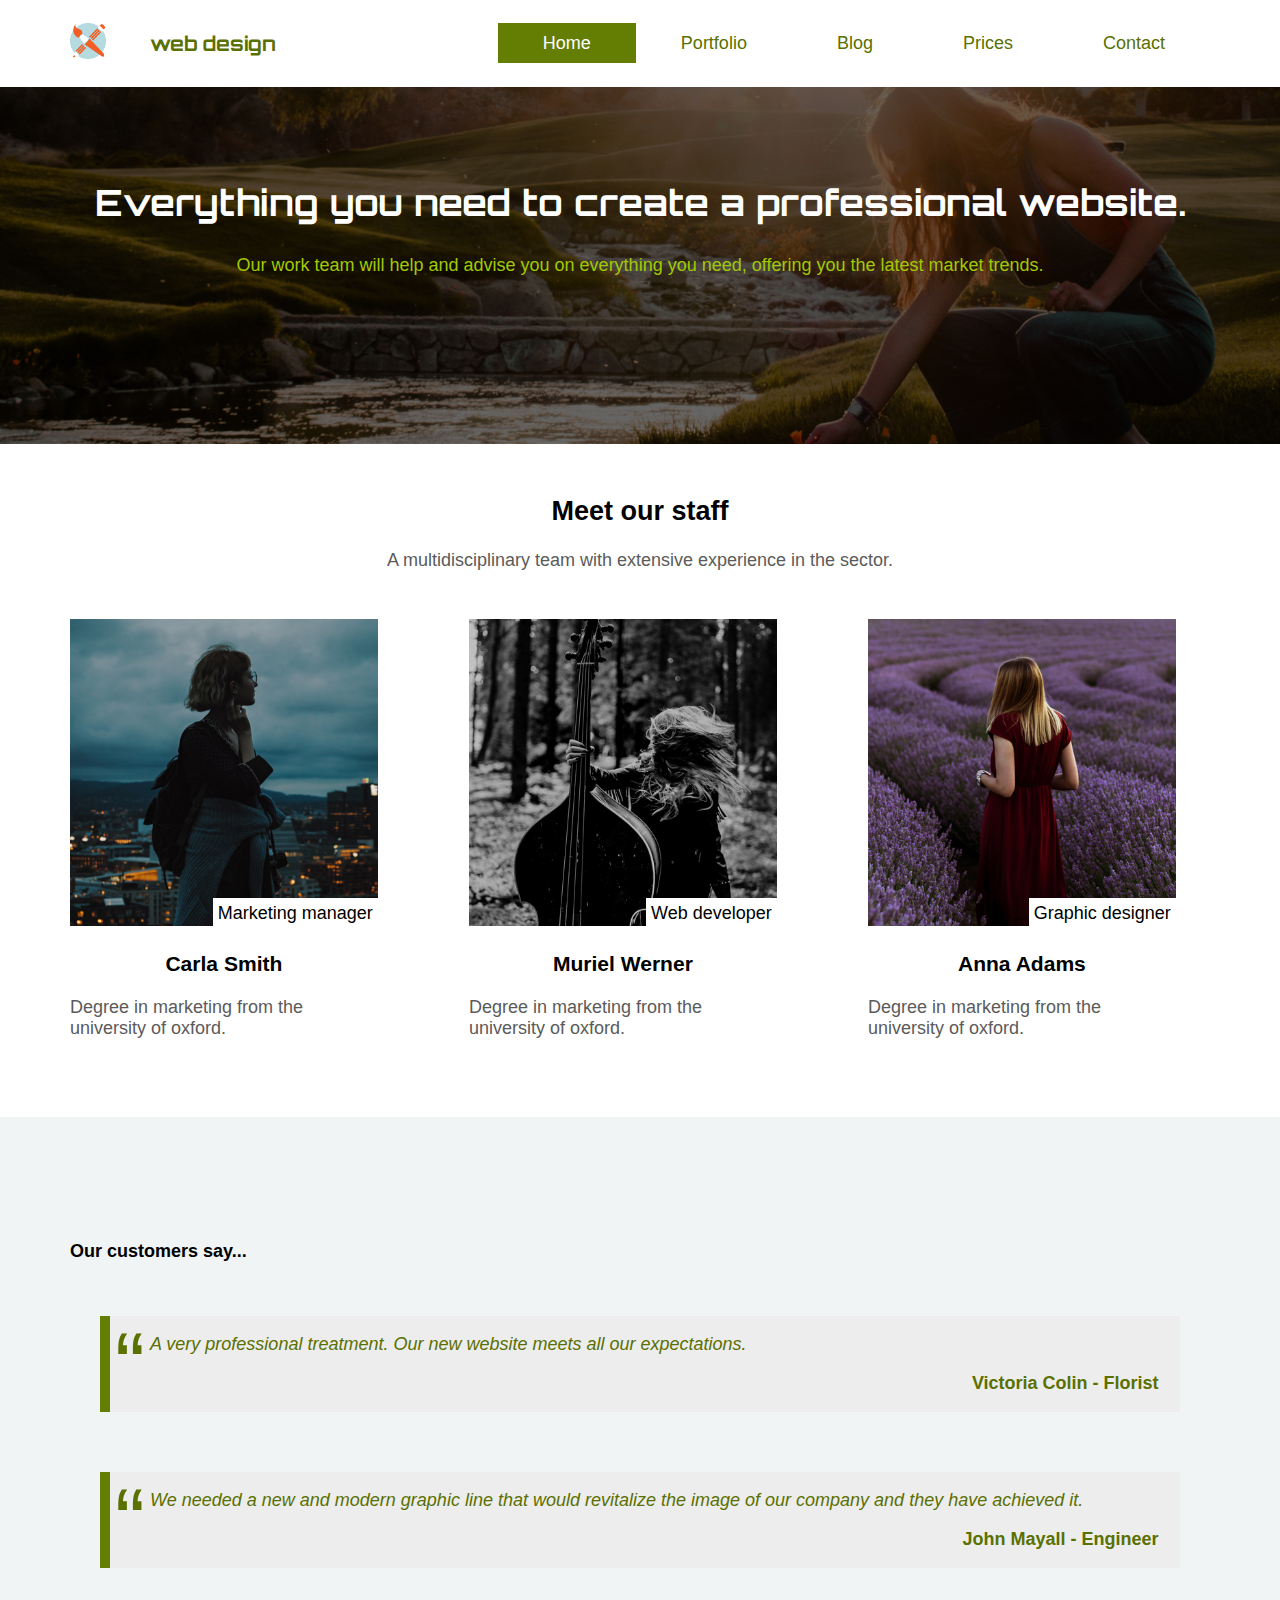
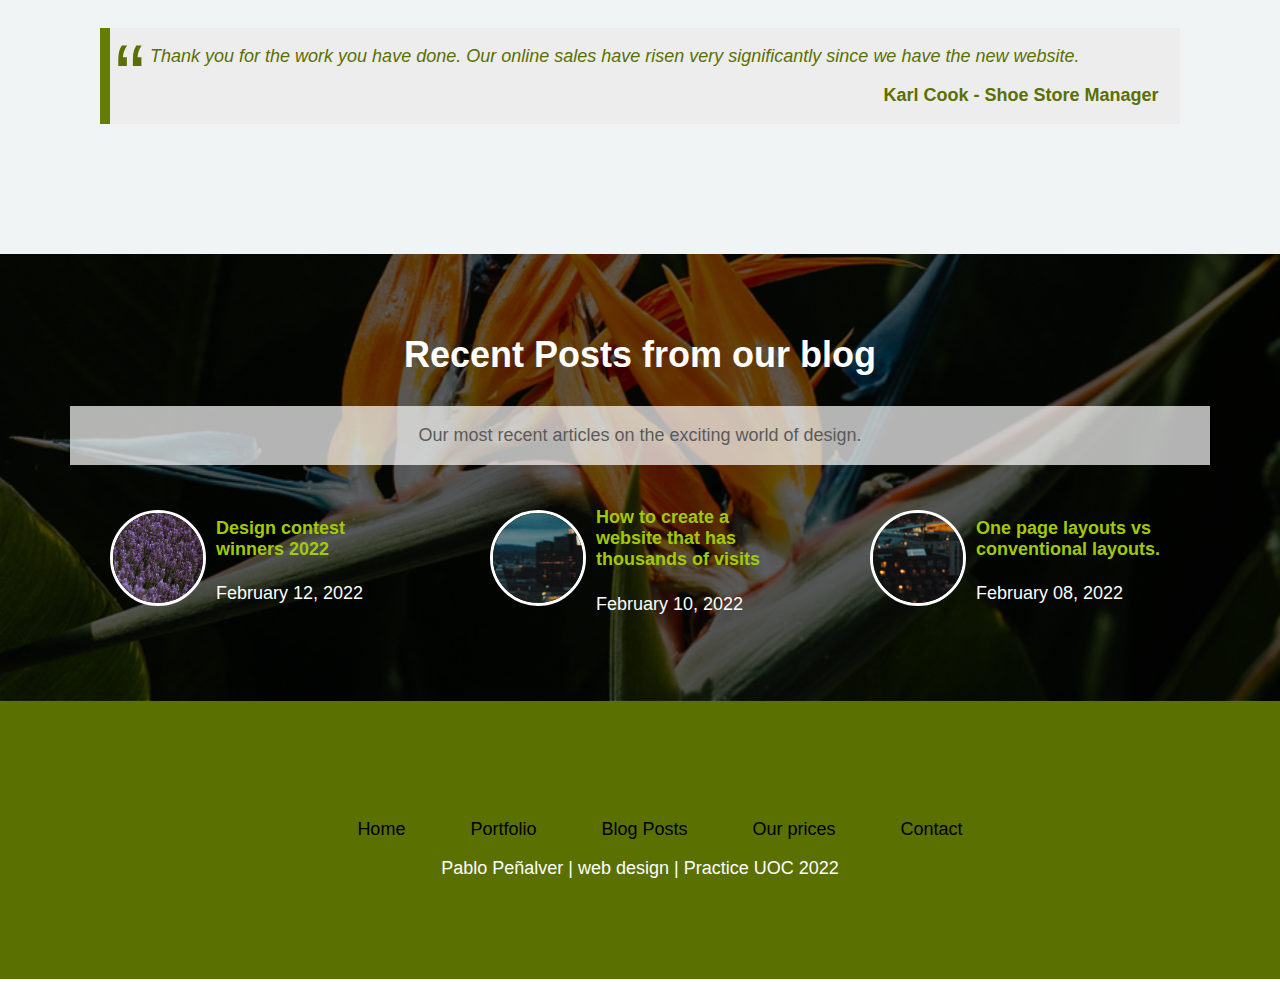
<file: index.html>
<!DOCTYPE html>
<html lang="en" dir="ltr">
  <head>
    <meta charset="utf-8">
    <link rel="stylesheet" href="./css/style.css">
    <link rel="preconnect" href="https://fonts.googleapis.com">
    <link rel="preconnect" href="https://fonts.gstatic.com" crossorigin>
    <link href="https://fonts.googleapis.com/css2?family=Roboto&display=swap" rel="stylesheet">
    <link href="https://fonts.googleapis.com/css2?family=Orbitron&display=swap" rel="stylesheet">
    <link rel="icon" type="image/x-icon" href="./images/favicon.png">
    <title>Web Design :: Home</title>
  </head>

  <body>
    <header>
      <section id="header" class="container">
          <div class="menu">
            <a href="index.html"><img src="./images/logo.png" alt="Logo de la empresa Web Design"></a>
            <a href="index.html"><h1>web design</h1></a>
          </div>
          <div class="menu">
            <nav>
              <ul>
                <li><a href="index.html" class="boton-header" id="activo">Home</a></li>
                <li><a href="#" class="boton-header">Portfolio</a></li>
                <li><a href="#" class="boton-header">Blog</a></li>
                <li><a href="prices.html" class="boton-header">Prices</a></li>
                <li><a href="contact.html" class="boton-header">Contact</a></li>
              </ul>
            </nav>
          </div>
      </section>
    </header>
    <main>
        <section id="banner-home">
          <h2>Everything you need to create a professional website.</h2>
          <p>Our work team will help and advise you on everything you need, offering you the latest market trends.</p>
        </section>
        <section id="staff" class="container">
          <h2>Meet our staff</h2>
          <p>A multidisciplinary team with extensive experience in the sector.</p>
          <div class="staff-grid">
            <div class="member1">
              <img src="./images/staff1.jpg" alt="Foto de un miembro del equipo (Carla Smith, marketing manager)">
              <div class="text-inside-image" >
                <p>Marketing manager</p>
              </div>
            </div>
            <div class="member2" >
              <img src="./images/staff2.jpg" alt="Foto de un miembro del equipo. Muriel Werner, web developer.">
              <div class="text-inside-image">
                <p>Web developer</p>
              </div>
            </div>
            <div class="member3" >
              <img src="./images/staff3.jpg" alt="Foto de un miembro del equipo. Anna Adams, graphic designer">
              <div class="text-inside-image">
                <p>Graphic designer</p>
              </div>
            </div>
            <div class="text-member1">
              <h3><span class="staff-names">Carla Smith</span></h3>
              <p>Degree in marketing from the university of oxford.</p>
            </div>
            <div class="text-member2">
              <h3><span class="staff-names">Muriel Werner</span></h3>
              <p>Degree in marketing from the university of oxford.</p>
            </div>
            <div class="text-member3">
              <h3><span class="staff-names">Anna Adams</span></h3>
              <p>Degree in marketing from the university of oxford.</p>
            </div>
          </div>
        </section>
        <section id="customer-say">
          <div class="container">
            <h4>Our customers say...</h4>
            <div class="quotes-flexbox">
              <div class="caja-quote">
                <blockquote><cite>A very professional treatment. Our new website meets all our expectations.</cite></blockquote>
                <div class="author-quote">
                  <p><cite>Victoria Colin - Florist</cite></p>
                </div>
              </div>
              <div class="caja-quote">
                <blockquote><cite>We needed a new and modern graphic line that would revitalize the image of our company and they have achieved it.</cite></blockquote>
                <div class="author-quote">
                  <p><cite>John Mayall - Engineer</cite></p>
                </div>
              </div>
              <div class="caja-quote">
              <blockquote><cite>Thank you for the work you have done. Our online sales have risen very significantly since we have the new website.</cite></blockquote>
                <div class="author-quote">
                  <p><cite>Karl Cook - Shoe Store Manager</cite></p>
                </div>
              </div>
            </div>
          </div>
        </section>
        <section id="recent-posts">
          <div class="container">
            <h2>Recent Posts from our blog</h2>
            <div id="translucid-box">
              <p>Our most recent articles on the exciting world of design.</p>
            </div>
            <div class="posts-grid">
              <div class="post1">
                <a href="#">
                <figure>
                    <img src="./images/blog1.jpg" alt="Foto de lavanda que acompaña a la entrada Design contests winners">
                    <figcaption>
                      <h4>Design contest winners 2022</h4>
                      <p><time datetime="2022-02-12">February 12, 2022</time></p>
                    </figcaption>
                  </figure>
                </a>
              </div>
              <div class="post2">
                <a href="#">
                    <figure>
                    <img src="./images/blog2.jpg" alt="Foto de una ciudad que acompaña a la entrada How to create a website that has thousand of visits">
                    <figcaption>
                      <h4>How to create a website that has thousands of visits</h4>
                      <p><time datetime="2022-02-10">February 10, 2022</time></p>
                    </figcaption>
                  </figure>
                </a>
              </div>
              <div class="post3">
                <a href="#">
                <figure>
                  <img src="./images/blog3.jpg" alt="Foto de un edificio que acompaña a la entrada One page layours vs conventional layouts">
                  <figcaption>
                    <h4>One page layouts vs conventional layouts.</h4>
                    <p><time datetime="2022-02-08">February 08, 2022</time></p>
                  </figcaption>
                </figure>
                </a>
              </div>
            </div>
          </div>
        </section>
    </main>
    <footer>
      <div id="footer">
          <nav>
            <ul>
              <li><a href="index.html">Home</a></li>
              <li><a href="#">Portfolio</a></li>
              <li><a href="#">Blog Posts</a></li>
              <li><a href="prices.html">Our prices</a></li>
              <li><a href="contact.html">Contact</a></li>
            </ul>
          </nav>
        <address>Pablo Peñalver | web design | Practice UOC 2022</address>
      </div>
    </footer>
  </body>

</html>
</file>
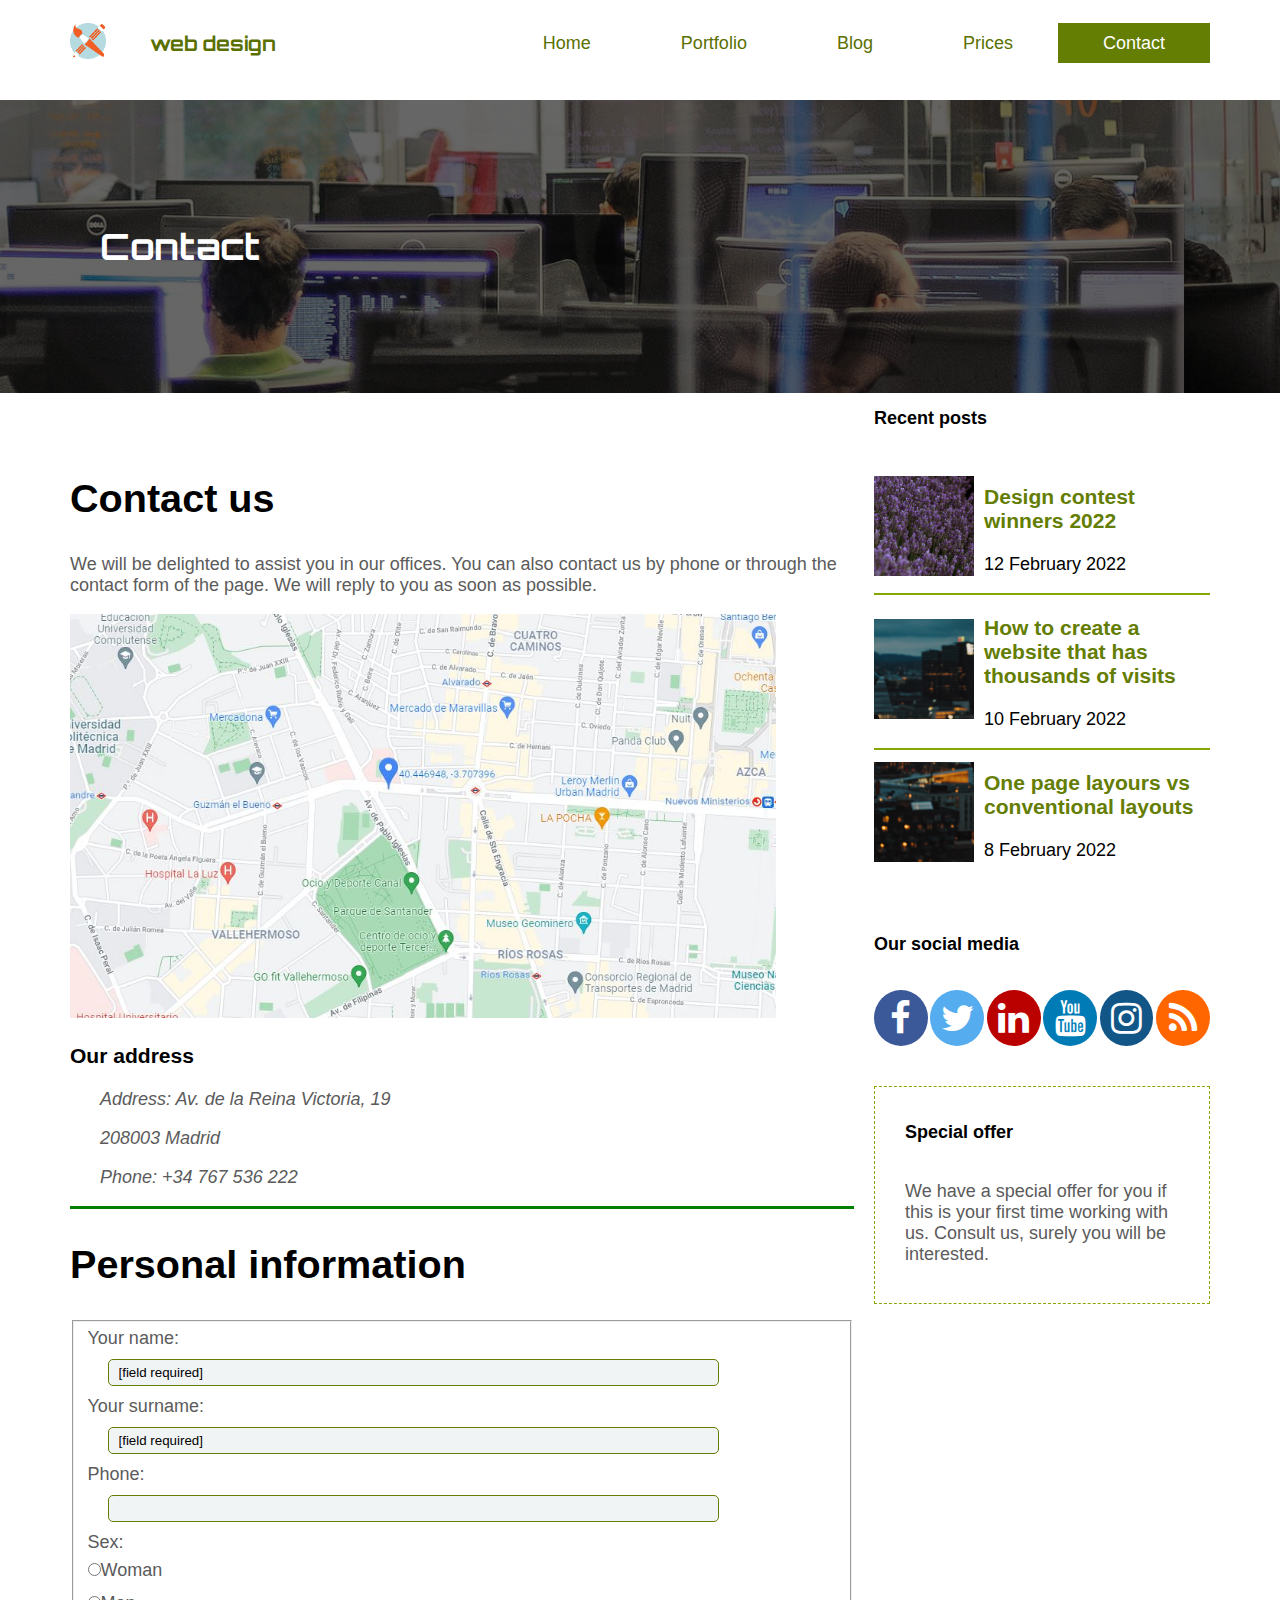
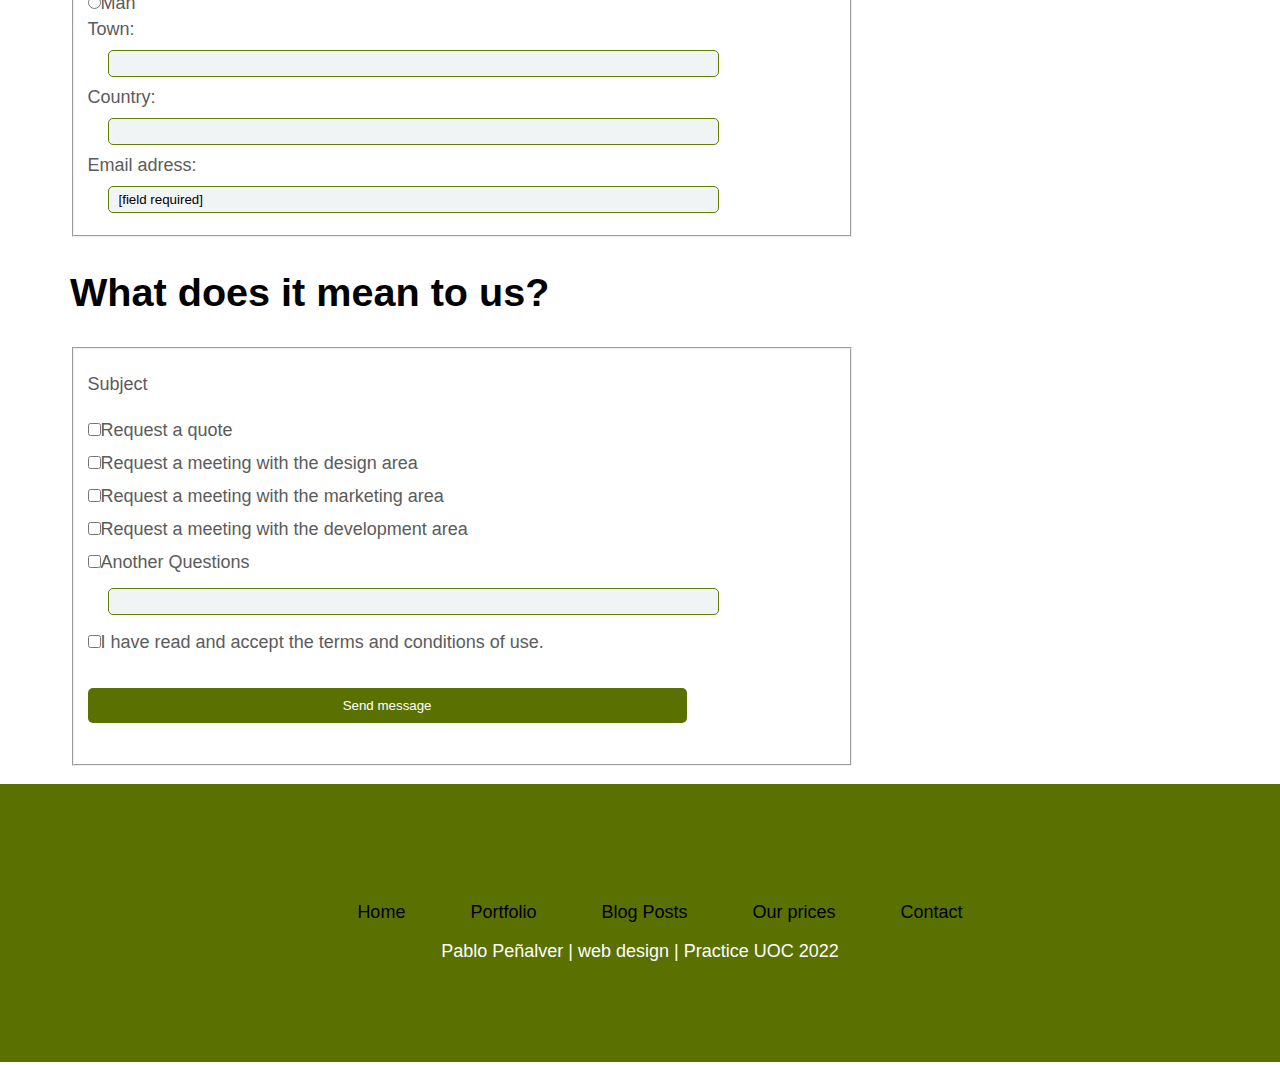
<file: contact.html>
<!DOCTYPE html>
<html lang="en" dir="ltr">
  <head>
    <meta charset="utf-8">
    <link rel="stylesheet" href="./css/style.css">
    <link rel="preconnect" href="https://fonts.googleapis.com">
    <link rel="preconnect" href="https://fonts.gstatic.com" crossorigin>
    <link href="https://fonts.googleapis.com/css2?family=Roboto&display=swap" rel="stylesheet">
    <link href="https://fonts.googleapis.com/css2?family=Orbitron&display=swap" rel="stylesheet">
    <link rel="stylesheet" href="font-awesome-4.7.0/css/font-awesome.min.css">
    <link rel="icon" type="image/x-icon" href="./images/favicon.png">
    <title>Web Design :: Contact</title>
  </head>
  <body>
    <header>
      <div id="header">
          <div class="menu">
            <a href="index.html"><img src="./images/logo.png" alt="Logo de la empresa Web Design"></a>
            <a href="index.html"><h1>web design</h1></a>
          </div>
          <div class="menu">
            <ul>
              <li><a href="index.html" class="boton-header">Home</a></li>
              <li><a href="#" class="boton-header">Portfolio</a></li>
              <li><a href="#" class="boton-header">Blog</a></li>
              <li><a href="prices.html" class="boton-header">Prices</a></li>
              <li><a href="contact.html" class="boton-header" id="activo">Contact</a></li>
            </ul>
          </div>
      </div>
    </header>

    <main>
      <div id="banner-contact">
        <div class="container">
          <h1>Contact</h1>
        </div>
      </div>
      <div class="page-division container">
        <section class="contact-us">
          <h2>Contact us</h2>
          <p>We will be delighted to assist you in our offices. You can also contact us by phone or through the contact form of the page. We will reply to you as soon as possible.</p>
          <img src="./images/mapa_google.jpg" alt="Imagen de un mapa sobre la zona de Madrid donde está ubicado el negocio">
          <h3>Our address</h3>
          <div class="contact-info">
            <p>Address: <abbr title="Avenida">Av.</abbr> de la Reina Victoria, 19</p>
            <p>208003 Madrid</p>
            <p>Phone: +34 767 536 222</p>
          </div>
          <div class="form">
            <form action="#" method="post" class="formulario">
              <ul>
                <li>
                  <section class="personal-info">
                    <h2>Personal information</h2>
                    <fieldset>
                        <ul>
                          <li>
                            <label for="name">Your name:</label><br>
                            <input type="text" id="name" name="user_name" value="[field required]">
                          </li>
                          <li>
                            <label for="surname">Your surname:</label><br>
                            <input type="text" id="surname" name="user_surname" value="[field required]">
                          </li>
                          <li>
                            <label for="phone">Phone:</label><br>
                            <input type="text" id="phone" name="user_phone" value="">
                          </li>
                          <li>
                            <label for="sex_woman">Sex:</label><br>
                            <input type="radio" id="sex_woman" name="user_sex" value="Woman">Woman<br>
                            <label for="sex_man"></label>
                            <input type="radio" id="sex_man" name="user_sex" value="Man">Man
                          </li>
                          <li>
                            <label for="town">Town:</label><br>
                            <input type="text" id="town" name="user_town" value="">
                          </li>
                          <li>
                            <label for="country">Country:</label><br>
                            <input type="text" id="country" name="user_country" value="">
                          </li>
                          <li>
                            <label for="email">Email adress:</label><br>
                            <input type="email" id="email" name="user_email" value="[field required]">
                          </li>
                        </ul>
                    </fieldset>
                  </section>
                </li>
                <li>
                  <section class="what-mean">
                    <h2>What does it mean to us?</h2>
                    <fieldset>
                      <p>Subject</p>
                        <label for="quote"></label>
                        <input type="checkbox" id="quote" name="quote">Request a quote
                        <label for="meeting_design"></label><br>
                        <input type="checkbox" id="meeting_design" name="quote">Request a meeting with the design area
                        <label for="meeting_marketing"></label><br>
                        <input type="checkbox" id="meeting_marketing" name="quote">Request a meeting with the marketing area
                        <label for="meeting_development"></label><br>
                        <input type="checkbox" id="meeting_development" name="quote">Request a meeting with the development area
                        <label for="questions"></label><br>
                        <input type="checkbox" id="questions" name="quote">Another Questions
                        <label for="questions_writting"></label><br>
                        <input type="text" id="questions_writting" name="questions" value="">
                        <label for="terms"></label><br>
                        <input type="checkbox" id="terms" name="terms">I have read and accept the terms and conditions of use.
                        <label for="submit-button"></label><br>
                        <input type="submit" id="submit-button" name="submit-buton" value="Send message">
                    </fieldset>
                  </section>
                </li>
              </ul>
            </form>
          </div>
        </section>
        <section class="recent-posts-side">
          <h2>Recent posts</h2>
          <div class="recent-posts-flexbox">
            <div class="recent-post1">
                <div class="imagen-recent-post">
                  <img src="./images/blog1.jpg" alt="Foto de lavanda que acompaña a la entrada Design contests winners">
                </div>
                <a href="#">
                  <div class="texto-recent-post">
                    <h3>Design contest winners 2022</h3>
                    <p><time datetime="2022-02-12">12 February 2022</time></p>
                  </div>
                </a>
            </div>
            <div class="recent-post2">
              <div class="imagen-recent-post">
                <img src="./images/blog2.jpg" alt="Foto de una ciudad que acompaña a la entrada How to create a website that has thousand of visits">
              </div>
              <a href="#">
                <div class="texto-recent-post">
                  <h3>How to create a website that has thousands of visits</h3>
                  <p><time datetime="2022-02-10">10 February 2022</time></p>
                </div>
              </a>
            </div>
            <div class="recent-post3">
              <div class="imagen-recent-post">
                <img src="./images/blog3.jpg" alt="Foto de un edificio que acompaña a la entrada One page layours vs conventional layouts">
              </div>
              <a href="#">
                <div class="texto-recent-post">
                  <h3>One page layours vs conventional layouts</h3>
                  <p><time datetime="2022-02-08">8 February 2022</time></p>
                </div>
              </a>
            </div>
          </div>
          <section class="font-awesome">
            <h2>Our social media</h2>
            <div class="iconos-flexbox">
              <div class="iconos" id="facebook">
                <a href="#"><i class="fa fa-facebook fa-2x" aria-hidden="true"></i></a>
              </div>
              <div class="iconos" id="twitter">
                <a href="#"><i class="fa fa-twitter fa-2x" aria-hidden="true"></i></a>
              </div>
              <div class="iconos" id="linkedin">
                <a href="#"><i class="fa fa-linkedin fa-2x" aria-hidden="true"></i></a>
              </div>
              <div class="iconos" id="youtube">
                <a href="#"><i class="fa fa-youtube fa-2x" aria-hidden="true"></i></a>
              </div>
              <div class="iconos" id="instagram">
                <a href="#"><i class="fa fa-instagram fa-2x" aria-hidden="true"></i></a>
              </div>
              <div class="iconos" id="rss">
                <a href="#"><i class="fa fa-rss fa-2x" aria-hidden="true"></i></a>
              </div>
            </div>
          </section>
        <section class="special-offer">
            <h2>Special offer</h2>
            <p>We have a special offer for you if this is your first time working with us. Consult us, surely you will be interested.</p>
          </section>

        </section>
      </div>
    </main>

    <footer>
      <div id="footer">
        <nav>
          <ul>
            <li><a href="index.html">Home</a></li>
            <li><a href="#">Portfolio</a></li>
            <li><a href="#">Blog Posts</a></li>
            <li><a href="prices.html">Our prices</a></li>
            <li><a href="contact.html">Contact</a></li>
          </ul>
        </nav>
        <address>Pablo Peñalver | web design | Practice UOC 2022</address>
      </div>
    </footer>
  </body>
</html>
</file>
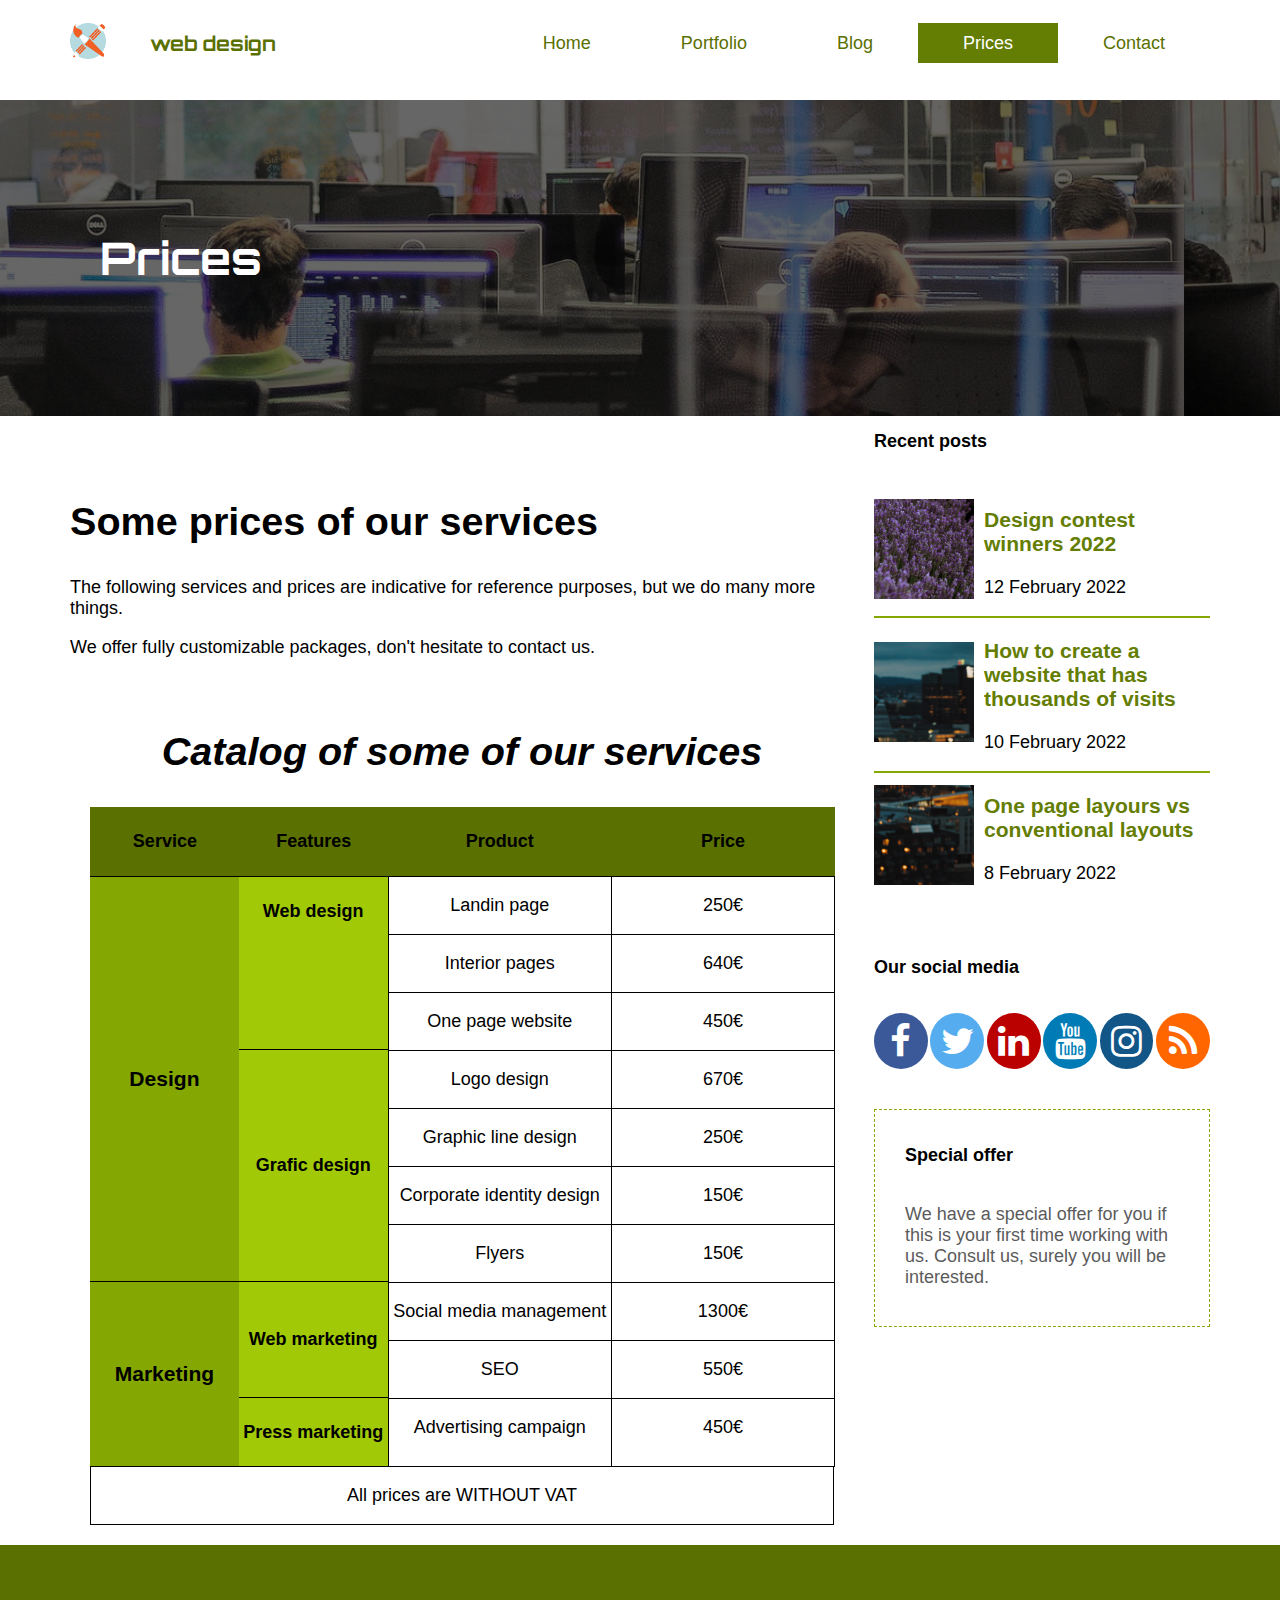
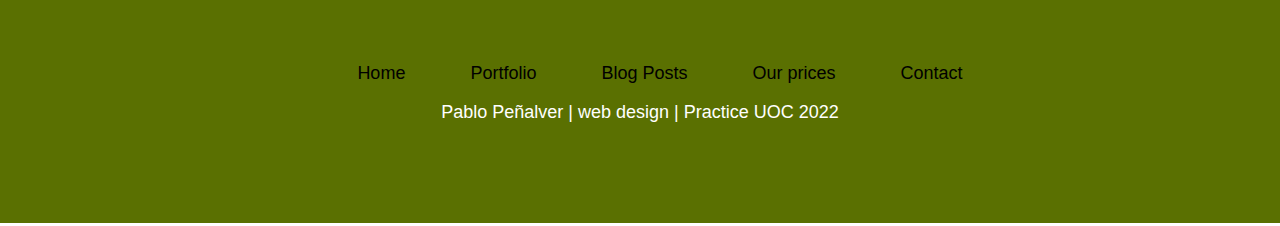
<file: prices.html>
<!DOCTYPE html>
<html lang="en" dir="ltr">
  <head>
    <meta charset="utf-8">
    <link rel="stylesheet" href="./css/style.css">
    <link rel="preconnect" href="https://fonts.googleapis.com">
    <link rel="preconnect" href="https://fonts.gstatic.com" crossorigin>
    <link href="https://fonts.googleapis.com/css2?family=Roboto&display=swap" rel="stylesheet">
    <link href="https://fonts.googleapis.com/css2?family=Orbitron&display=swap" rel="stylesheet">
    <link rel="stylesheet" href="font-awesome-4.7.0/css/font-awesome.min.css">
    <link rel="icon" type="image/x-icon" href="./images/favicon.png">
    <title>Web Design :: Prices</title>
  </head>
  <body>
    <header>
      <section id="header" class="container">
          <div class="menu">
            <a href="index.html"><img src="./images/logo.png" alt="Logo de la empresa Web Design"></a>
            <a href="index.html"><h1>web design</h1></a>
          </div>
          <div class="menu">
            <nav>
              <ul>
                <li><a href="index.html" class="boton-header">Home</a></li>
                <li><a href="#" class="boton-header">Portfolio</a></li>
                <li><a href="#" class="boton-header">Blog</a></li>
                <li><a href="prices.html" class="boton-header" id="activo">Prices</a></li>
                <li><a href="contact.html" class="boton-header">Contact</a></li>
              </ul>
            </nav>
          </div>
      </section>
    </header>
    <main>
      <section id="banner-prices">
        <div class="container">
          <h1>Prices</h1>
        </div>
      </section>
      <section id="services-table" class="container">
        <div class="page-division">
          <div class="prices-grid">
            <h2>Some prices of our services</h2>
            <p>The following services and prices are indicative for reference purposes, but we do many more things.</p>
            <p>We offer fully customizable packages, don't hesitate to contact us.</p>
            <div class="services">
              <h2>Catalog of some of our services</h2>
              <div class="services-grid">
                <!-- titulos grid -->
                <div class="grid-cell-tittle-1 tittle" >
                  <h4>Service</h4>
                </div>
                <div class="grid-cell-tittle-2 tittle">
                  <h4>Features</h4>
                </div>
                <div class="grid-cell-tittle-3 tittle">
                  <h4>Product</h4>
                </div>
                <div class="grid-cell-tittle-4 tittle">
                  <h4>Price</h4>
                </div>
                <!-- Service column -->
                <div class="grid-cell-service1">
                  <h3>Design</h3>
                </div>
                <div class="grid-cell-service2">
                  <h3>Marketing</h3>
                </div>
                <!-- Features column -->
                <div class="grid-cell-features1">
                  <h4>Web design</h4>
                </div>
                <div class="grid-cell-features2">
                  <h4>Grafic design</h4>
                </div>
                <div class="grid-cell-features3">
                  <h4>Web marketing</h4>
                </div>
                <div class="grid-cell-features4">
                  <h4>Press marketing</h4>
                </div>
                <div class="grid-cell-webdesign-items">
                  <div class="webdesing-item1">
                    <p>Landin page</p>
                  </div>
                  <div class="webdesing-item2">
                    <p>250€</p>
                  </div>
                  <div class="webdesing-item3">
                    <p>Interior pages</p>
                  </div>
                  <div class="webdesing-item4">
                    <p>640€</p>
                  </div>
                  <div class="webdesing-item5">
                    <p>One page website</p>
                  </div>
                  <div class="webdesing-item6">
                    <p>450€</p>
                  </div>
                </div>
                <div class="grid-cell-graficdesign-items">
                  <div class="graficdesign-item1">
                    <p>Logo design</p>
                  </div>
                  <div class="graficdesign-item2">
                    <p>670€</p>
                  </div>
                  <div class="graficdesign-item3">
                    <p>Graphic line design</p>
                  </div>
                  <div class="graficdesign-item4">
                    <p>250€</p>
                  </div>
                  <div class="graficdesign-item5">
                    <p>Corporate identity design</p>
                  </div>
                  <div class="graficdesign-item6">
                    <p>150€</p>
                  </div>
                  <div class="graficdesign-item7">
                    <p>Flyers</p>
                  </div>
                  <div class="graficdesign-item8">
                    <p>150€</p>
                  </div>
                </div>
                <div class="grid-cell-webmarketing-items">
                  <div class="webmarketing-item1">
                    <p>Social media management</p>
                  </div>
                  <div class="webmarketing-item2">
                    <p>1300€</p>
                  </div>
                  <div class="webmarketing-item3">
                    <p>SEO</p>
                  </div>
                  <div class="webmarketing-item4">
                    <p>550€</p>
                  </div>
                </div>
                <div class="grid-cell-pressmarketing-items">
                  <div class="pressmarketing-item1">
                    <p>Advertising campaign</p>
                  </div>
                  <div class="pressmarketing-item2">
                    <p>450€</p>
                  </div>
                </div>
                <div class="services-grid-footer footer">
                  <p>All prices are WITHOUT VAT</p>
                </div>
              </div>
            </div>
          </div>
          <div class="recent-posts-side">
            <h2>Recent posts</h2>
            <div class="recent-posts-flexbox">
              <div class="recent-post1">
                  <div class="imagen-recent-post">
                    <img src="./images/blog1.jpg" alt="Foto de lavanda que acompaña a la entrada Design contests winners">
                  </div>
                  <a href="#">
                    <div class="texto-recent-post">
                      <h3>Design contest winners 2022</h3>
                      <p><time datetime="2022-02-12">12 February 2022</time></p>
                    </div>
                  </a>
              </div>
              <div class="recent-post2">
                <div class="imagen-recent-post">
                  <img src="./images/blog2.jpg" alt="Foto de una ciudad que acompaña a la entrada How to create a website that has thousand of visits">
                </div>
                <a href="#">
                  <div class="texto-recent-post">
                    <h3>How to create a website that has thousands of visits</h3>
                    <p><time datetime="2022-02-10">10 February 2022</time></p>
                  </div>
                </a>
              </div>
              <div class="recent-post3">

                <div class="imagen-recent-post">
                  <img src="./images/blog3.jpg" alt="Foto de un edificio que acompaña a la entrada One page layours vs conventional layouts">
                </div>
                <a href="#">
                  <div class="texto-recent-post">
                    <h3>One page layours vs conventional layouts</h3>
                    <p><time datetime="2022-02-08">8 February 2022</time></p>
                </div>
                </a>
              </div>
            </div>
            <section class="font-awesome">
              <h2>Our social media</h2>
              <div class="iconos-flexbox">
                <div class="iconos" id="facebook">
                  <a href="#"><i class="fa fa-facebook fa-2x" aria-hidden="true"></i></a>
                </div>
                <div class="iconos" id="twitter">
                  <a href="#"><i class="fa fa-twitter fa-2x" aria-hidden="true"></i></a>
                </div>
                <div class="iconos" id="linkedin">
                  <a href="#"><i class="fa fa-linkedin fa-2x" aria-hidden="true"></i></a>
                </div>
                <div class="iconos" id="youtube">
                  <a href="#"><i class="fa fa-youtube fa-2x" aria-hidden="true"></i></a>
                </div>
                <div class="iconos" id="instagram">
                  <a href="#"><i class="fa fa-instagram fa-2x" aria-hidden="true"></i></a>
                </div>
                <div class="iconos" id="rss">
                  <a href="#"><i class="fa fa-rss fa-2x" aria-hidden="true"></i></a>
                </div>
              </div>
            </section>
            <section class="special-offer">
              <h2>Special offer</h2>
              <p>We have a special offer for you if this is your first time working with us. Consult us, surely you will be interested.</p>
            </section>

          </div>
        </div>
      </section>

    </main>
    <footer>
      <div id="footer">
        <nav>
          <ul>
            <li><a href="index.html">Home</a></li>
            <li><a href="#">Portfolio</a></li>
            <li><a href="#">Blog Posts</a></li>
            <li><a href="prices.html">Our prices</a></li>
            <li><a href="contact.html">Contact</a></li>
          </ul>
        </nav>
        <address>Pablo Peñalver | web design | Practice UOC 2022</address>
      </div>
    </footer>
  </body>
</html>
</file>
<file: css/style.css>
/*****************COMUNES******************/

/*general*/

body{
  margin: 0;
  padding: 0;
  font-size: 18px;
  font-family: sans-serif;
  color: #5b5b5b;
}
header{
  display: inline;
  width: 100%;
  position: fixed;
  top: 0;
  background-color: white;
  z-index: 9;
}
.container{
  width: 1140px;
  margin: 0 auto;
}
label, input{
  margin: 10px 0px;
}

/*header (nav top)*/

#header{
  display: flex;
  justify-content: space-between;
  margin: 0 auto;
  padding: 15px 0px;
  width: 1140px;
}
.menu, .menu ul{
  display: flex;
  align-items: center;
}
.menu li{
  list-style: none;
}
.menu a{
  text-decoration: none;
  color: #5a7001;
}
.menu h1{
  font-family: "Orbitron";
  font-size: 20px;
  margin-left: 20px;
  font-weight: bold;
  color: #5a7001;
}
.menu img{
  width: 60%;
}
.boton-header{
  padding: 10px 45px;
  color: black;
  text-align: center;
  text-decoration: none;
}
.boton-header:hover, #activo{
  color: white;
  background-color: #647d03;
}

/*footer*/
#footer{
  background-color: #5a7001;
  text-align: center;
  padding: 100px 0px;
  border-bottom: 3px solid white;

}
#footer li{
  display: inline;
  margin: 30px;
}
#footer a{
  text-decoration: none;
  color: #000000;
}
#footer a:hover{
  color: #ffffff;
  text-decoration: underline;
}
#footer address{
  color: #ffffff;
  font-style: normal;
}

/*****************HOME******************/
/*baner (home)*/

/*banner(home)*/
#banner-home{
  background-image: linear-gradient(rgba(0, 0, 0, 0.6),rgba(0, 0, 0, 0.6)) , url(../images/cabecera_inicio.jpg);
  background-size: cover;
  background-position: 0 25%;
  padding: 150px 0px;
  text-align: center;
}
#banner-home h2{
  font-size: 36px;
  font-family: "Orbitron";
  color: white;
}
#banner-home p{
  color: #a1c905;
}

/*Staff (home)*/
#staff{
  padding: 30px 0;
  text-align: center;
}
#staff h2{
  color: black;
}
.staff-grid{
  padding: 30px 0;
  display: grid;
  grid-template-columns: repeat(3, 1fr);
  grid-column-gap: 5%;
  text-align: left;
}
.member1, .member2, .member3, .text-member1, .text-member2, .text-member3{
  position: relative;
  width: 90%;
}
.member1 img, .member2 img, .member3 img{
   width: 100%;
 }
.text-member1 h3, .text-member2 h3, .text-member3 h3{
  color: black;
  font-weight: bold;
  text-align: center;
}
.text-inside-image p{ /*posicionamiento texto imagen*/
  color: black;
  background-color: white;
  position: absolute;
  bottom: -5%;
  right: 0;
  padding: 5px;
}

/*Quotes customer say (home)*/
#customer-say{
  display: flex;
  width: 100%;
  background-color: orange;
  padding: 100px 0px;
  background-color: #f1f4f5;
}
#customer-say h4{
  color: black;
}
.quotes-flexbox{
  display: flex;
  flex-direction: column;
  color: #5a7001;
}
.caja-quote{
  background-color: #EDEDED;
  border-left: 10px solid #647d03;
  margin: 30px;
  text-align: left;
}
.caja-quote blockquote{
  position: relative;
}
.caja-quote blockquote:before{
  display: block;
  position: absolute;
  padding-left: 30px;
  content: "\201C";
  font-size: 90px;
  left: -65px;
  top: -20px;
}
.author-quote{
  text-align: right;
  position: relative;
  bottom: 0;
  right: 2%;
}
.author-quote cite{
  font-style: normal;
  font-weight: bold;
}

/*Recent posts (home) - Link a los posts del blog. Hecho con un grid*/
#recent-posts{
  background-image: linear-gradient(rgba(0, 0, 0, 0.6),rgba(0, 0, 0, 0.6)) , url(../images/fondo_inicio.jpg);
  background-size: 200%;
  background-position: 50% 80%;
  text-align: center;
  padding: 50px 0px;

}
#recent-posts h2{
  font-size: 36px;
  color: white;
}
#translucid-box{
  background-color: rgba(255, 255, 255, 0.7);
  padding: 1px 0;
}
.posts-grid{
  display: grid;
  grid-template-columns: repeat(3, 1fr);
  color: black;;
  align-items: center;

}
.posts-grid figure{
  display: flex;
  align-items: center;

}
.posts-grid p{
  color: white;
}
.posts-grid a{
  text-decoration: none;
}
.posts-grid a:hover{
  color: #ffffff;
  text-decoration: underline;
}
.posts-grid h4{
  color: #a1c905;
}
.post1{
  grid-column: 1/2;
  text-align: left;
}
.post2{
  grid-column: 2/3;
  text-align: left;
}
.post3{
  grid-column: 3/4;
  text-align: left;
}
.post1 img, .post2 img, .post3 img{
  width: 30%;
  height: 30%;
  border-radius: 50%;
  border: 3px solid white;
  margin-right: 10px;
}

/*****************PRICES******************/

/*baner (prices)*/
#banner-prices{
  background-image: linear-gradient(rgba(0, 0, 0, 0.6),rgba(0, 0, 0, 0.6)) , url(../images/cabecera_interna.jpg);
  background-size: 150%;
  background-position: 115% 0;
  margin-top: 100px;
  padding: 100px;
}
#banner-prices h1{
  font-size: 2.5em;
  font-family: "Orbitron";
  color: white;
}

/*grid srvices*/
.page-division{
  display: grid;
  grid-template-columns: 0.7fr 0.3fr;
  grid-gap: 20px;
}
.prices-grid{
  color: black;
  padding-top: 50px;
}
.prices-grid h2{
  font-size: 2.2em;
}
.services-grid{
  display: grid;
  grid-template-columns: 0.2fr 0.2fr 0.3fr 0.3fr;
  grid-template-rows: repeat(6, 0.1fr);
  text-align: center;
}
.grid-cell-service1{
  display: flex;
  justify-content: center;
  align-items: center;
  border-top: 1px solid black;
  border-bottom: 1px solid black;
  background-color: #85a701;
  grid-column: 1/2;
  grid-row: 2/4;
}
.grid-cell-service2{
  display: flex;
  justify-content: center;
  align-items: center;
  background-color: #85a701;
  grid-column: 1/2;
  grid-row: 4/6;
}
.services{
  padding: 20px;
}
.services h2{
  font-style: italic;
  text-align: center;
  font-size: 2.2em;
}
.services h3, .services h4{
  color: black;
}
.grid-cell-features1{
  border-top: 1px solid black;
  border-bottom: 1px solid black;
  background-color: #a1c905;
  grid-column: 2/3;
  grid-row: 2/3;
}
.grid-cell-features2{
  display: flex;
  justify-content: center;
  align-items: center;
  border-bottom: 1px solid black;
  background-color: #a1c905;
  grid-column: 2/3;
  grid-row: 3/4;
}
.grid-cell-features3{
  display: flex;
  justify-content: center;
  align-items: center;
  border-bottom: 1px solid black;
  background-color: #a1c905;
  grid-column: 2/3;
  grid-row: 4/5;
}
.grid-cell-features4{
  display: flex;
  justify-content: center;
  align-items: center;
  background-color: #a1c905;
  grid-column: 2/3;
  grid-row: 5/6;
}
.grid-cell-webdesign-items{
  display: grid;
  grid-template-columns: repeat(2, 1fr);
  grid-template-rows: repeat(3, 1fr);
  grid-column: 3/5;
  grid-row: 2/3;
}
.grid-cell-graficdesign-items{
  display: grid;
  grid-template-columns: repeat(2, 1fr);
  grid-template-rows: repeat(4, 1fr);
  grid-column: 3/5;
  grid-row: 3/4;
}
.grid-cell-webmarketing-items{
  display: grid;
  grid-template-columns: repeat(2, 1fr);
  grid-template-rows: repeat(2, 1fr);
  grid-column: 3/5;
  grid-row: 4/5;
}
.grid-cell-pressmarketing-items{
  display: grid;
  grid-template-columns: repeat(2, 1fr);
  grid-column: 3/5;
  grid-row: 5/6;
}
.services-grid-footer{
  grid-column: 1/5;
  grid-row: 6/7;
  border: 1px solid black;
}
.tittle{
  background-color: #5a7001;
  margin:0 -1px -1px 0;
  border-bottom: 1px solid black;
}
.webdesing-item1,.webdesing-item2,.webdesing-item3,.webdesing-item4,.webdesing-item5,.webdesing-item6{
  margin:0 -1px -1px 0;
  border: 1px solid black;
}
.graficdesign-item1,.graficdesign-item2,.graficdesign-item3,.graficdesign-item4,.graficdesign-item5,.graficdesign-item6,.graficdesign-item7,.graficdesign-item8{
  margin:0 -1px -1px 0;
  border: 1px solid black;
}
.webmarketing-item1,.webmarketing-item2,.webmarketing-item3,.webmarketing-item4{
  margin:0 -1px -1px 0;
  border: 1px solid black;
}
.pressmarketing-item1,.pressmarketing-item2{
  margin:0 -1px -1px 0;
  border: 1px solid black;
}

/*flexbox recent posts*/
.imagen-recent-post img{
  width: 100px;
  height: 100px
  border: 3px solid white;
  margin-right: 10px;
}
.recent-posts-side h2{
  color: black;
  font-size: 18px;
  padding-bottom: 20px;
}
.recent-posts-flexbox{
  display: flex;
  flex-direction: column;
}
.recent-posts-flexbox a{
  text-decoration: none;
}
.recent-posts-flexbox h3{
  color: #647d03;
}
.recent-posts-flexbox a:hover{
  color: #000000;
  text-decoration: underline;
}
.recent-posts-flexbox p{
  color: black;
}
.recent-post1, .recent-post2, .recent-post3{
  align-items: center;
  display: flex;
}
.recent-post1, .recent-post2{
  border-bottom: 2px solid #85a701;
}
.special-offer{
  padding: 20px 30px;
  border: 1px dashed #85a701;
}

/*font awesome*/
.font-awesome{
  padding: 40px 0px;
}
.font-awesome a{
  text-decoration: none;
  color: white;
}
.iconos-flexbox{
  display: flex;
  justify-content: space-between;
}
.iconos{
  display: flex;
  justify-content: center;
  width: 10%;
  border-radius: 50%;
  padding: 10px;
}
#facebook{
  background-color: #3B5998;
}
#twitter{
  background-color: #55ACEE;
}
#linkedin{
  background-color: #bb0000;
}
#youtube{
  background-color: #007bb5;
}
#instagram{
  background-color: #125688;
}
#rss{
  background-color: #ff6600;
}
.iconos:hover{
  opacity: 0.3;
}

/*****************CONTACT******************/

/*banner(contact)*/
#banner-contact{
  background-image: linear-gradient(rgba(0, 0, 0, 0.6),rgba(0, 0, 0, 0.6)) , url(../images/cabecera_interna.jpg);
  background-size: 150%;
  background-position: 115% 0;
  margin-top: 100px;
  padding: 100px;
}
#banner-contact h1{
  font-size: 36px;
  font-family: "Orbitron";
  color: white;
}

/*Mapa y formulario*/
.contact-us{
  padding-top: 50px;
}
.contact-us h2{
  color: black;
  font-size: 2.2em;
}
.contact-us h3{
  color: black;
}
.contact-us img{
  width: 90%;
}
.contact-info abbr{
  text-decoration: none;
}
.contact-info p{
  text-indent: 30px;
  font-style: italic;
}
.form{
  border-top: 3px solid green;
}
.form ul, .form li{
  list-style: none;
  padding-left: 0;
}
input[type=text], input[type=email]{
  width: 80%;
  padding: 5px 0px 5px 10px;
  margin-left: 20px;
  border-radius: 5px;
  border: 1px solid #647d03;
  background-color: #f1f4f5;
}
input[type=submit]{
  width: 80%;
  margin: 30px 0px;
  padding: 10px 0px;
  background-color: #5a7001;
  color: white;
  border: none;
  border-radius: 5px;
}
input[type=submit]:hover{
  background-color: #aaaaaa;
  color: black;
}
</file>
